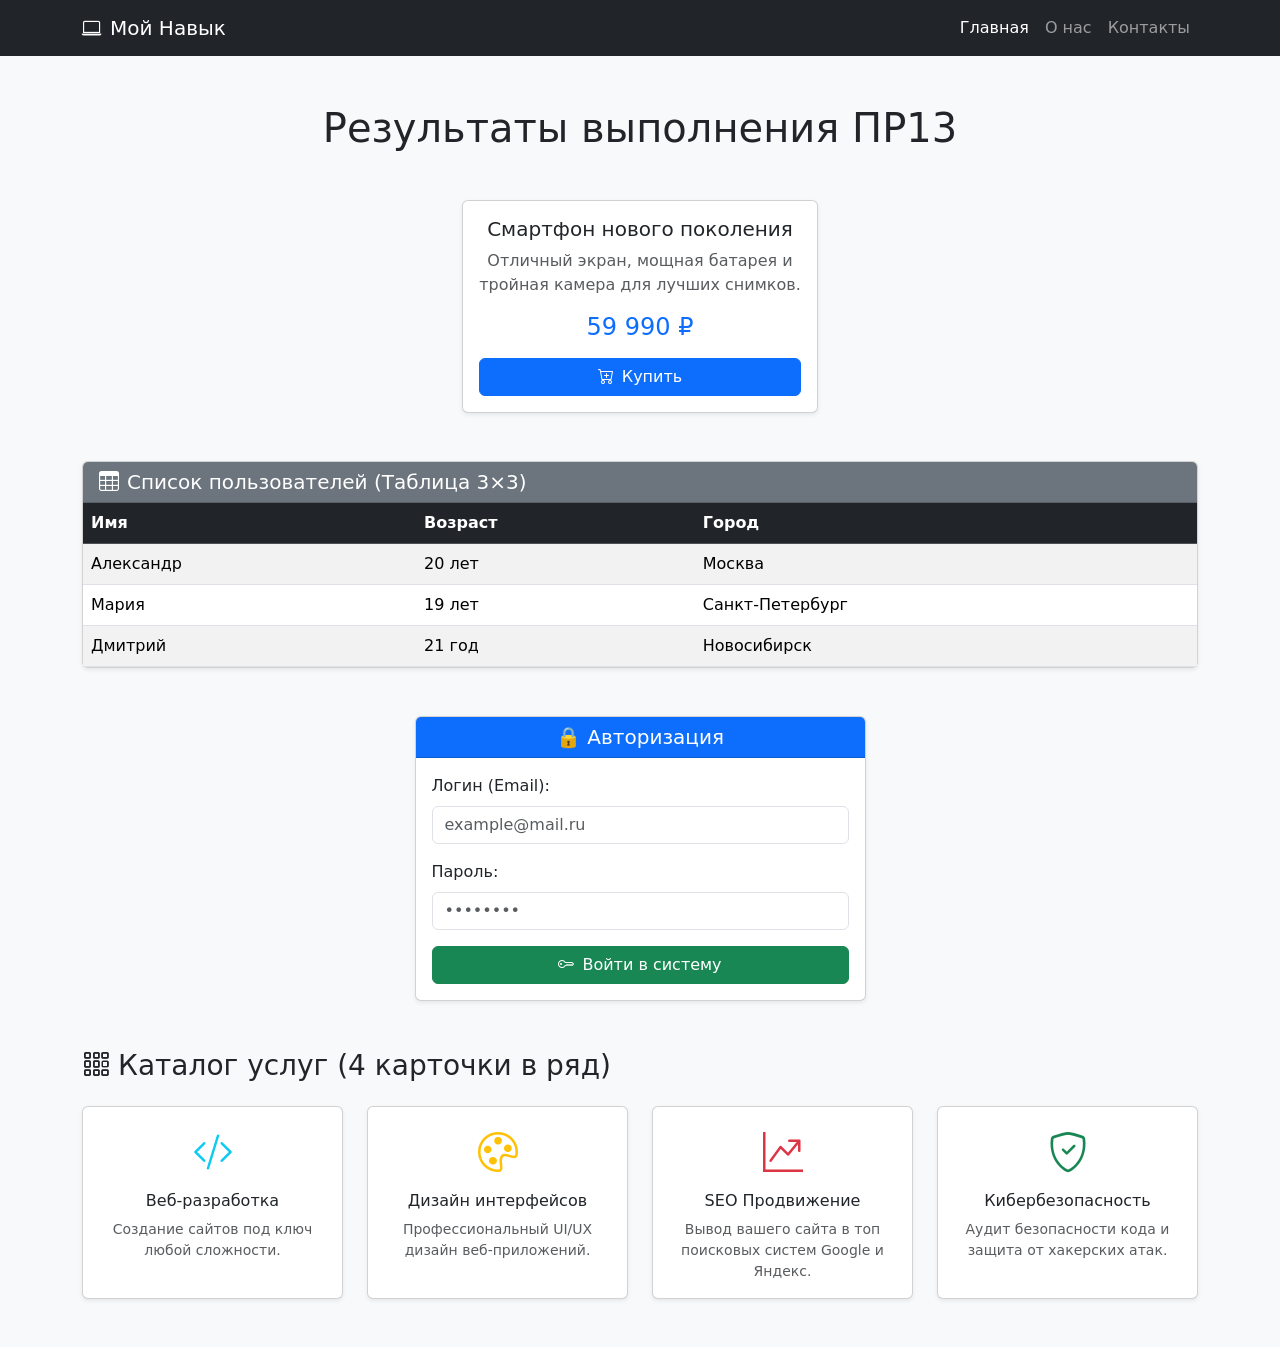
<file: bootstrap_practice/index.html>
<!DOCTYPE html>
<html lang="ru">
<head>
    <meta charset="UTF-8">
    <meta name="viewport" content="width=device-width, initial-scale=1.0">
    <title>Практическая работа №13: Основы Bootstrap</title>
    <link href="https://cdn.jsdelivr.net/npm/bootstrap@5.3.0/dist/css/bootstrap.min.css" rel="stylesheet">
    <link rel="stylesheet" href="https://cdn.jsdelivr.net/npm/bootstrap-icons@1.11.0/font/bootstrap-icons.css">
</head>
<body class="bg-light">

    <nav class="navbar navbar-expand-lg navbar-dark bg-dark">
        <div class="container">
            <a class="navbar-brand" href="#"><i class="bi bi-laptop me-2"></i>Мой Навык</a>
            <button class="navbar-toggler" type="button" data-bs-toggle="collapse" data-bs-target="#navbarNav">
                <span class="navbar-toggler-icon"></span>
            </button>
            <div class="collapse navbar-collapse" id="navbarNav">
                <ul class="navbar-nav ms-auto">
                    <li class="nav-item"><a class="nav-link active" href="#">Главная</a></li>
                    <li class="nav-item"><a class="nav-link" href="#">О нас</a></li>
                    <li class="nav-item"><a class="nav-link" href="#">Контакты</a></li>
                </ul>
            </div>
        </div>
    </nav>

    <div class="container mt-5">
        <h1 class="text-center mb-5">Результаты выполнения ПР13</h1>

        <div class="row justify-content-center mb-5">
            <div class="col-md-4">
                <div class="card shadow-sm">
                    <div class="card-body text-center">
                        <h5 class="card-title">Смартфон нового поколения</h5>
                        <p class="card-text text-muted">Отличный экран, мощная батарея и тройная камера для лучших снимков.</p>
                        <h4 class="text-primary mb-3">59 990 ₽</h4>
                        <button class="btn btn-primary w-100">
                            <i class="bi bi-cart-plus me-2"></i>Купить
                        </button>
                    </div>
                </div>
            </div>
        </div>

        <div class="card mb-5 shadow-sm">
            <div class="card-header bg-secondary text-white">
                <h5 class="mb-0"><i class="bi bi-table me-2"></i>Список пользователей (Таблица 3×3)</h5>
            </div>
            <div class="table-responsive">
                <table class="table table-striped table-hover mb-0">
                    <thead class="table-dark">
                        <tr>
                            <th>Имя</th>
                            <th>Возраст</th>
                            <th>Город</th>
                        </tr>
                    </thead>
                    <tbody>
                        <tr>
                            <td>Александр</td>
                            <td>20 лет</td>
                            <td>Москва</td>
                        </tr>
                        <tr>
                            <td>Мария</td>
                            <td>19 лет</td>
                            <td>Санкт-Петербург</td>
                        </tr>
                        <tr>
                            <td>Дмитрий</td>
                            <td>21 год</td>
                            <td>Новосибирск</td>
                        </tr>
                    </tbody>
                </table>
            </div>
        </div>

        <div class="row justify-content-center mb-5">
            <div class="col-md-5">
                <div class="card shadow-sm">
                    <div class="card-header bg-primary text-white text-center">
                        <h5 class="mb-0">🔒 Авторизация</h5>
                    </div>
                    <div class="card-body">
                        <form>
                            <div class="mb-3">
                                <label class="form-label">Логин (Email):</label>
                                <input type="email" class="form-control" placeholder="example@mail.ru">
                            </div>
                            <div class="mb-3">
                                <label class="form-label">Пароль:</label>
                                <input type="password" class="form-control" placeholder="••••••••">
                            </div>
                            <button type="submit" class="btn btn-success w-100">
                                <i class="bi bi-key me-2"></i>Войти в систему
                            </button>
                        </form>
                    </div>
                </div>
            </div>
        </div>

        <h3 class="mb-4"><i class="bi bi-grid-3x3-gap me-2"></i>Каталог услуг (4 карточки в ряд)</h3>
        <div class="row row-cols-1 row-cols-sm-2 row-cols-md-4 g-4 mb-5">
            
            <div class="col">
                <div class="card h-100 text-center shadow-sm">
                    <div class="card-body">
                        <div class="fs-1 text-info mb-2"><i class="bi bi-code-slash"></i></div>
                        <h6 class="card-title">Веб-разработка</h6>
                        <p class="card-text small text-muted">Создание сайтов под ключ любой сложности.</p>
                    </div>
                </div>
            </div>

            <div class="col">
                <div class="card h-100 text-center shadow-sm">
                    <div class="card-body">
                        <div class="fs-1 text-warning mb-2"><i class="bi bi-palette"></i></div>
                        <h6 class="card-title">Дизайн интерфейсов</h6>
                        <p class="card-text small text-muted">Профессиональный UI/UX дизайн веб-приложений.</p>
                    </div>
                </div>
            </div>

            <div class="col">
                <div class="card h-100 text-center shadow-sm">
                    <div class="card-body">
                        <div class="fs-1 text-danger mb-2"><i class="bi bi-graph-up-arrow"></i></div>
                        <h6 class="card-title">SEO Продвижение</h6>
                        <p class="card-text small text-muted">Вывод вашего сайта в топ поисковых систем Google и Яндекс.</p>
                    </div>
                </div>
            </div>

            <div class="col">
                <div class="card h-100 text-center shadow-sm">
                    <div class="card-body">
                        <div class="fs-1 text-success mb-2"><i class="bi bi-shield-check"></i></div>
                        <h6 class="card-title">Кибербезопасность</h6>
                        <p class="card-text small text-muted">Аудит безопасности кода и защита от хакерских атак.</p>
                    </div>
                </div>
            </div>

        </div>

    </div>

    <script src="https://cdn.jsdelivr.net/npm/bootstrap@5.3.0/dist/js/bootstrap.bundle.min.js"></script>
</body>
</html>
</file>
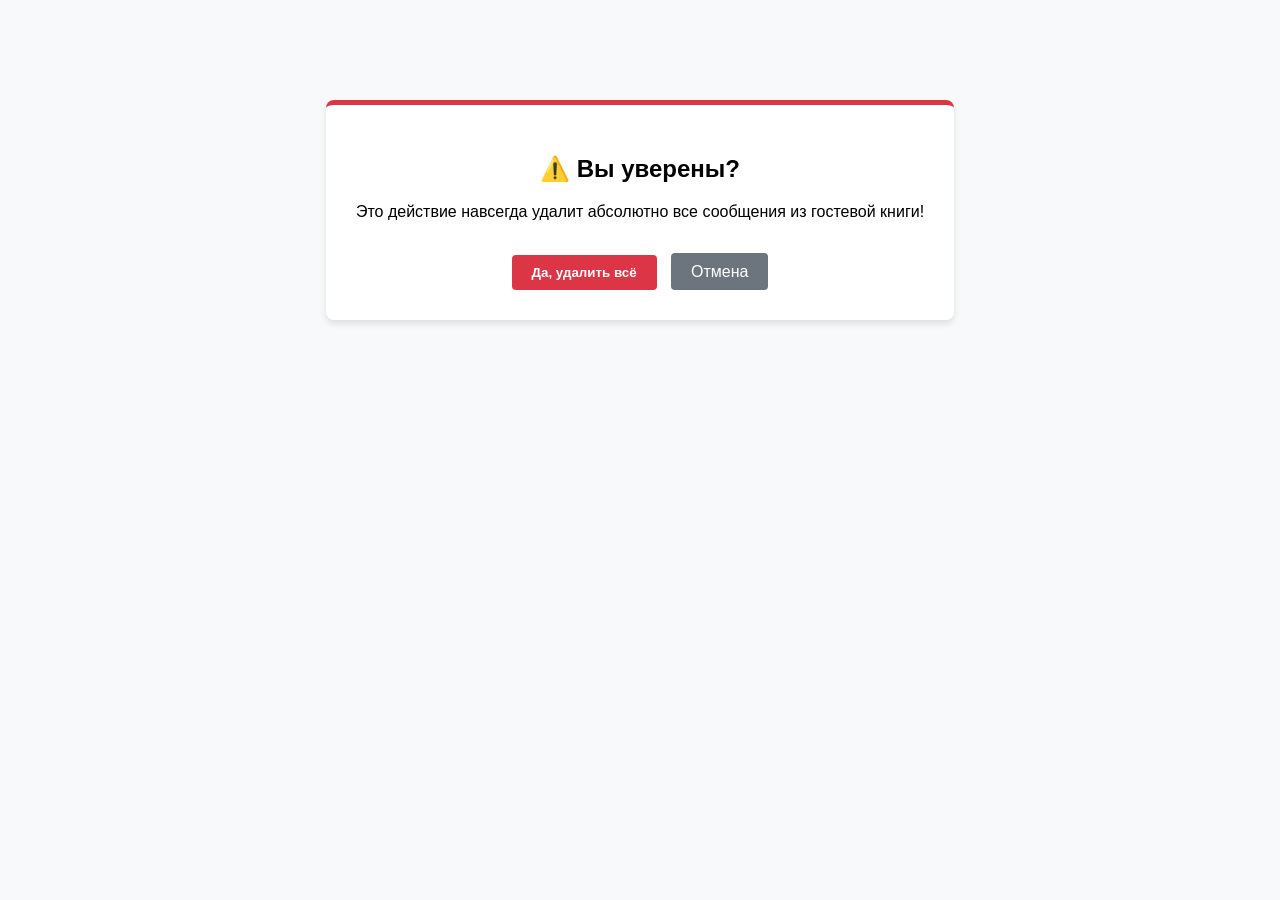
<file: guestbook/templates/delete_confirm.html>
<!DOCTYPE html>
<html lang="ru">
<head>
    <meta charset="utf-8">
    <title>Подтверждение удаления</title>
    <style>
        body { font-family: Arial, sans-serif; text-align: center; margin-top: 100px; background-color: #f8f9fa; }
        .confirm-box { background: white; display: inline-block; padding: 30px; border-radius: 8px; box-shadow: 0 4px 6px rgba(0,0,0,0.1); border-top: 5px solid #dc3545; }
        .btn-danger { background-color: #dc3545; color: white; padding: 10px 20px; border: none; border-radius: 4px; cursor: pointer; font-weight: bold; text-decoration: none; }
        .btn-secondary { background-color: #6c757d; color: white; padding: 10px 20px; border: none; border-radius: 4px; cursor: pointer; text-decoration: none; margin-left: 10px; }
    </style>
</head>
<body>
    <div class="confirm-box">
        <h2>⚠️ Вы уверены?</h2>
        <p>Это действие навсегда удалит абсолютно все сообщения из гостевой книги!</p>
        <br>
        <form action="/clear_all_messages" method="POST" style="display: inline;">
            <button type="submit" class="btn-danger">Да, удалить всё</button>
        </form>
        <a href="/" class="btn-secondary">Отмена</a>
    </div>
</body>
</html>
</file>
